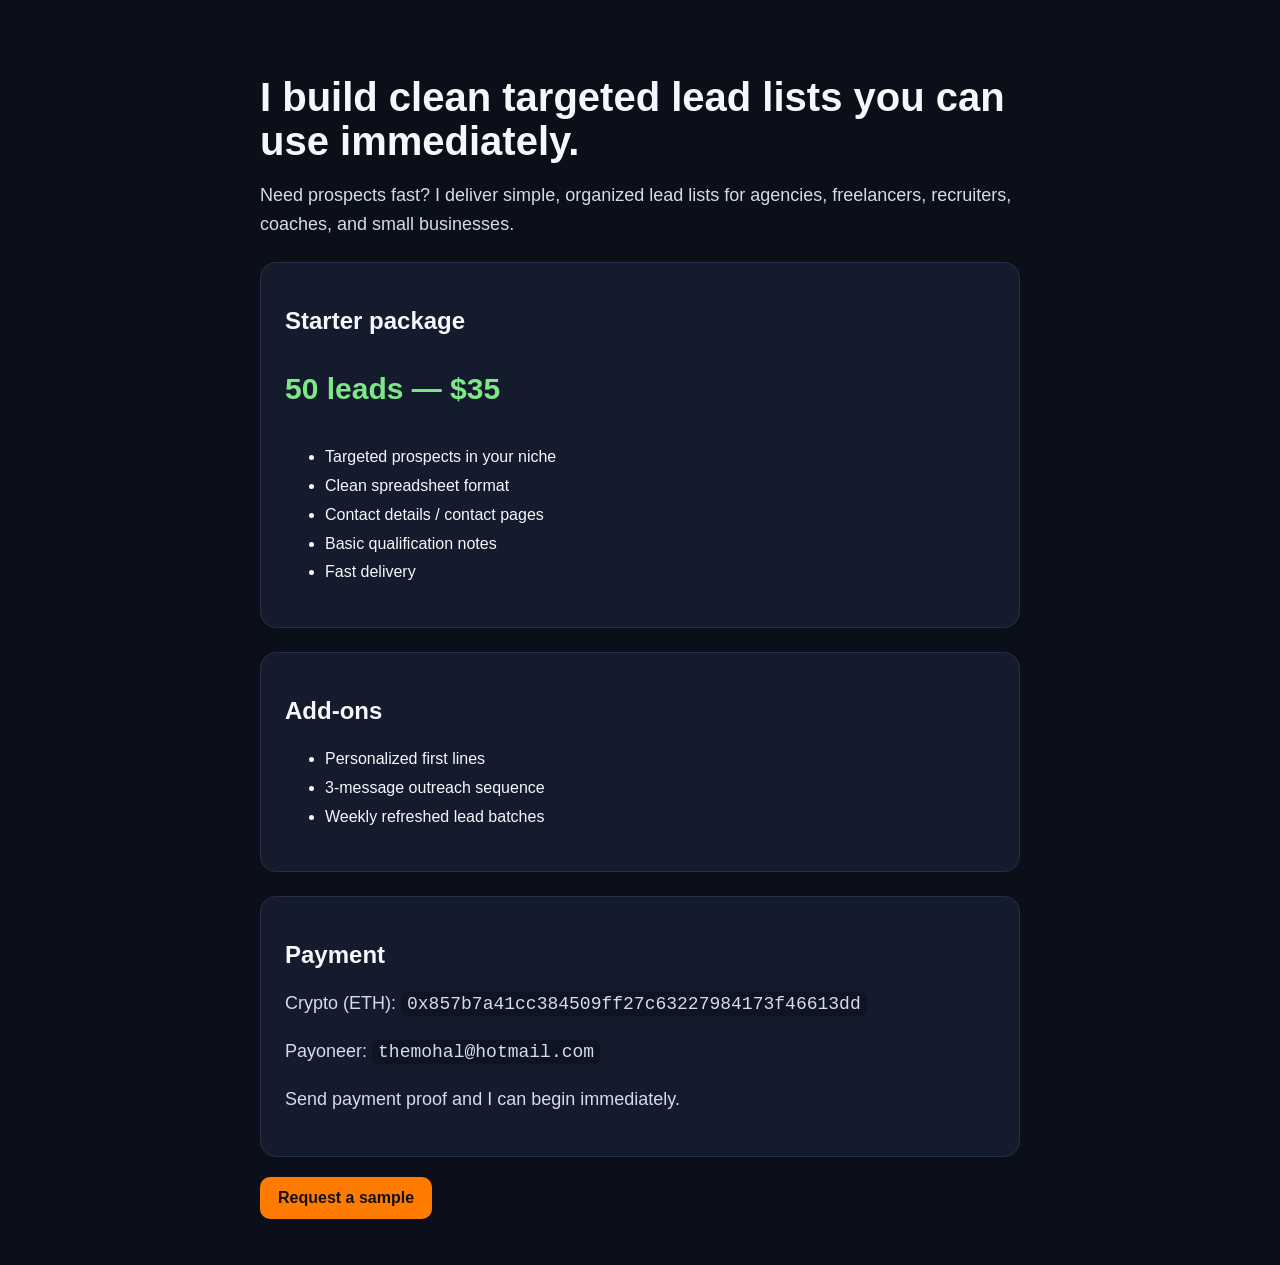
<file: revenue/landing/index.html>
<!doctype html>
<html lang="en">
<head>
  <meta charset="utf-8">
  <meta name="viewport" content="width=device-width, initial-scale=1">
  <title>Farjad — Lead List Building</title>
  <style>
    body { font-family: Arial, sans-serif; margin: 0; background: #0b0f19; color: #f5f7fb; }
    .wrap { max-width: 760px; margin: 0 auto; padding: 48px 20px; }
    h1 { font-size: 40px; line-height: 1.1; margin-bottom: 16px; }
    p { font-size: 18px; line-height: 1.6; color: #d4dbeb; }
    .card { background: #131b2d; border: 1px solid #24304b; border-radius: 16px; padding: 24px; margin-top: 24px; }
    .price { font-size: 30px; font-weight: bold; color: #7ee787; }
    ul { line-height: 1.8; }
    .cta { display: inline-block; margin-top: 20px; background: #ff7b00; color: #111; padding: 12px 18px; border-radius: 10px; text-decoration: none; font-weight: bold; }
    code { background: #0d1422; padding: 2px 6px; border-radius: 6px; }
  </style>
</head>
<body>
  <div class="wrap">
    <h1>I build clean targeted lead lists you can use immediately.</h1>
    <p>Need prospects fast? I deliver simple, organized lead lists for agencies, freelancers, recruiters, coaches, and small businesses.</p>

    <div class="card">
      <h2>Starter package</h2>
      <p class="price">50 leads — $35</p>
      <ul>
        <li>Targeted prospects in your niche</li>
        <li>Clean spreadsheet format</li>
        <li>Contact details / contact pages</li>
        <li>Basic qualification notes</li>
        <li>Fast delivery</li>
      </ul>
    </div>

    <div class="card">
      <h2>Add-ons</h2>
      <ul>
        <li>Personalized first lines</li>
        <li>3-message outreach sequence</li>
        <li>Weekly refreshed lead batches</li>
      </ul>
    </div>

    <div class="card">
      <h2>Payment</h2>
      <p>Crypto (ETH): <code>0x857b7a41cc384509ff27c63227984173f46613dd</code></p>
      <p>Payoneer: <code>themohal@hotmail.com</code></p>
      <p>Send payment proof and I can begin immediately.</p>
    </div>

    <a class="cta" href="mailto:themohal@hotmail.com">Request a sample</a>
  </div>
</body>
</html>
</file>
